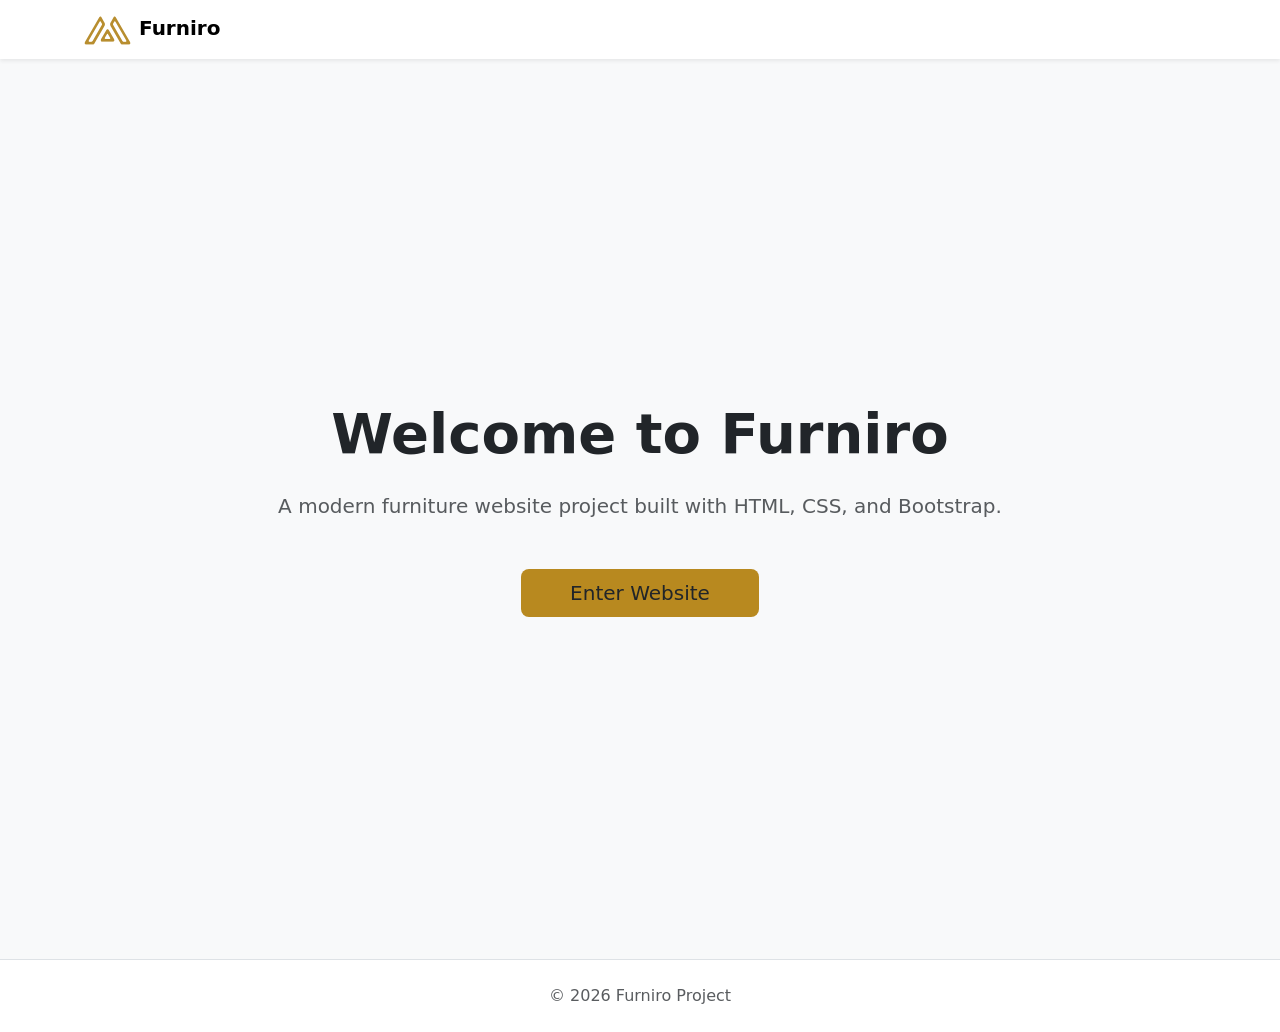
<file: index.html>
<!DOCTYPE html>
<html lang="en">

<head>
    <meta charset="UTF-8">
    <meta name="viewport" content="width=device-width, initial-scale=1.0">

    <title>Furniro</title>

    <link rel="icon" href="images/Funiro.jpg.png" type="image/png">

    <!-- Bootstrap CSS -->
    <link href="https://cdn.jsdelivr.net/npm/bootstrap@5.3.2/dist/css/bootstrap.min.css" rel="stylesheet">

</head>

<body class="bg-light">

    <!-- Navbar -->
    <nav class="navbar navbar-expand-lg navbar-light bg-white shadow-sm">
        <div class="container">
            <a class="navbar-brand fw-bold" href="#">
                <img src="images/Funiro.jpg.png" alt="" width="50">
                Furniro</a>
        </div>
    </nav>

    <!-- Hero Section -->
    <section class="vh-100 d-flex align-items-center">
        <div class="container text-center">

            <h1 class="display-4 fw-bold mb-4">
                Welcome to Furniro
            </h1>

            <p class="lead text-muted mb-5">
                A modern furniture website project built with HTML, CSS, and Bootstrap.
            </p>

            <a href="HOME/index.html" class="btn btn-lg px-5" style="background: #b8891f;">
                Enter Website
            </a>

        </div>
    </section>

    <!-- Footer -->
    <footer class="text-center py-4 bg-white border-top">
        <p class="mb-0 text-muted">
            © 2026 Furniro Project
        </p>
    </footer>

</body>

</html>
</file>
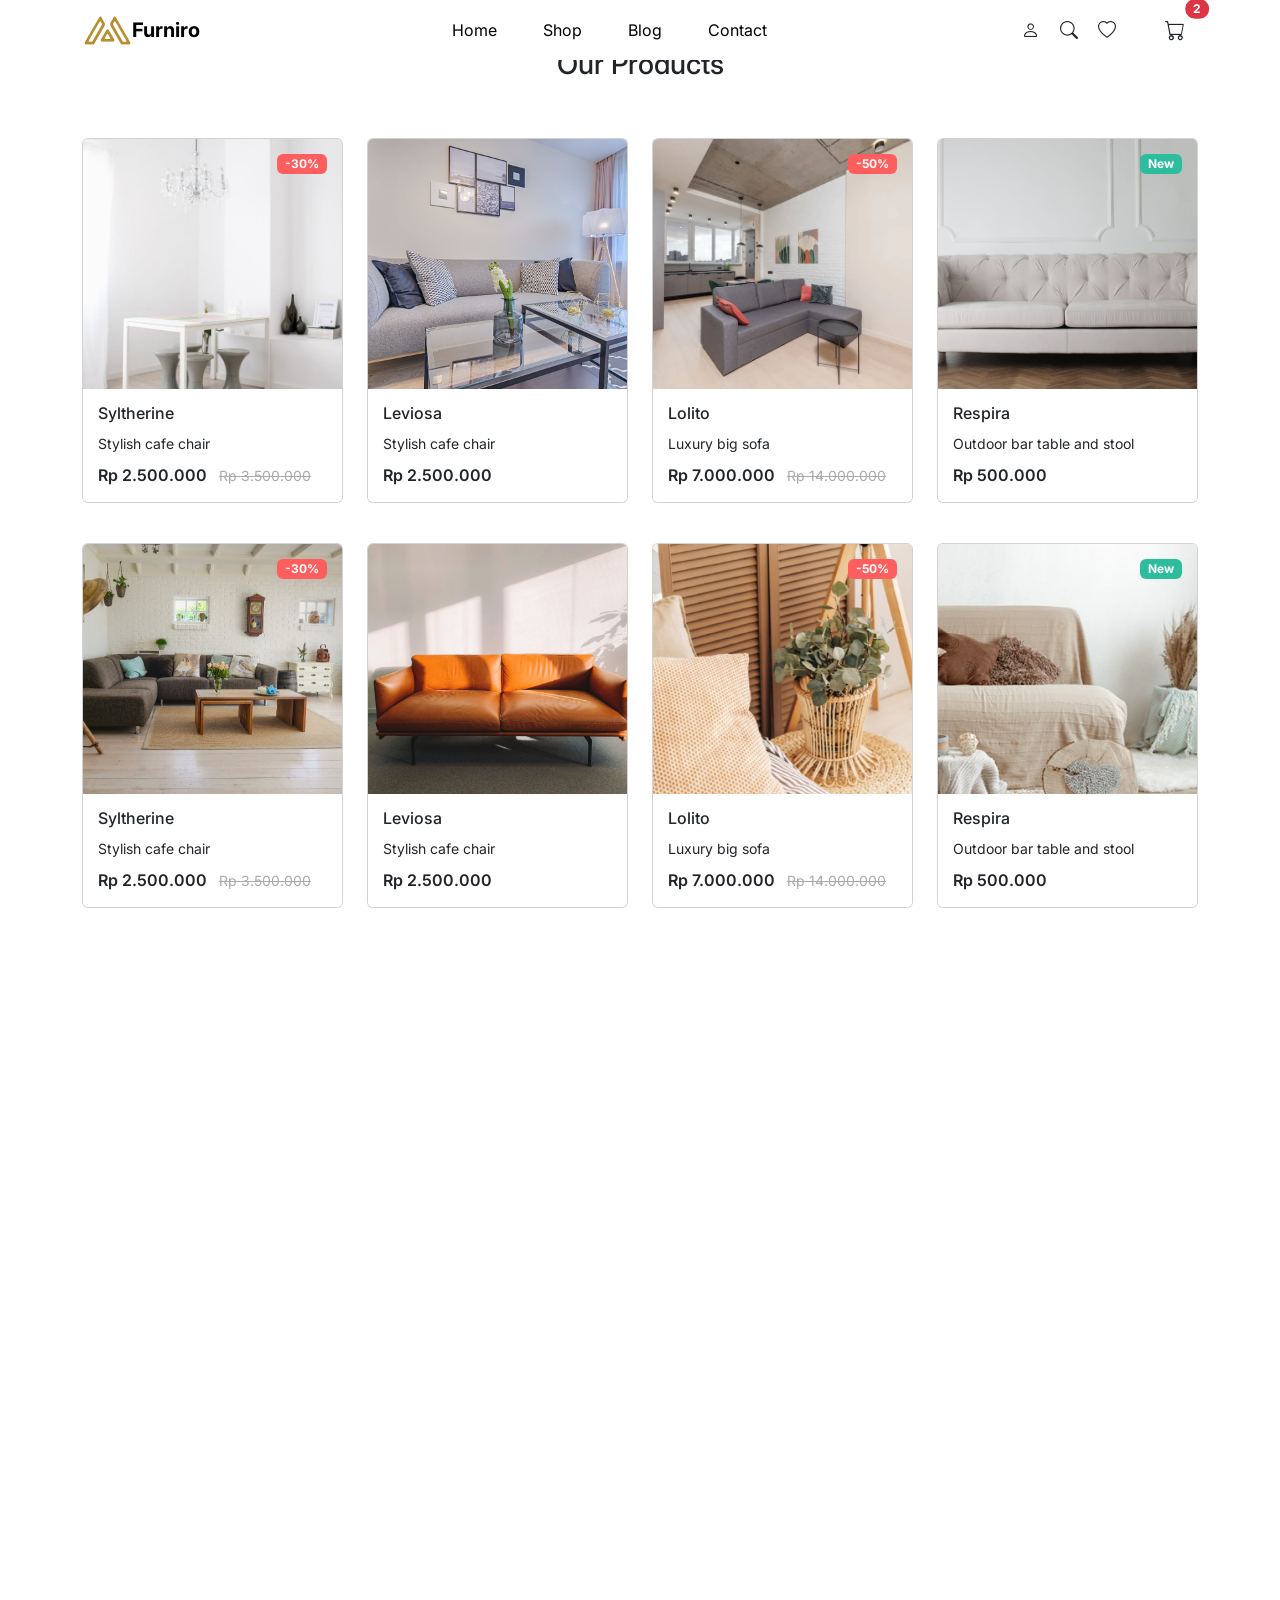
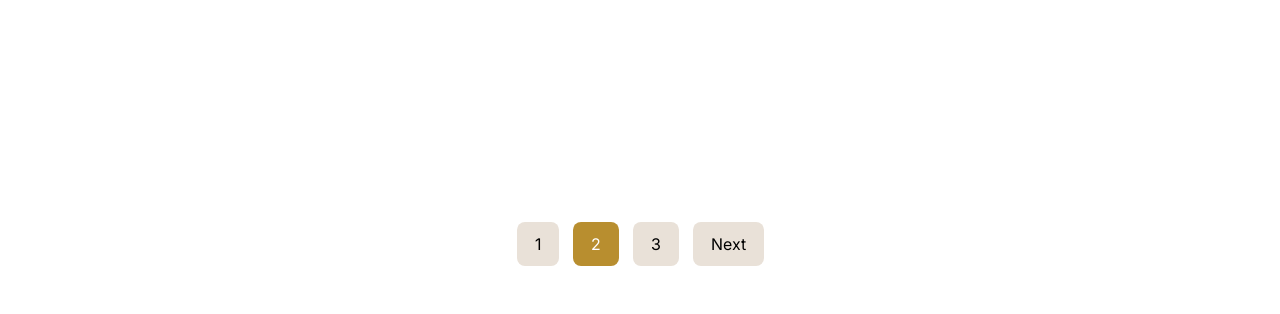
<file: SHOP/index1.html>
<!DOCTYPE html>
<html lang="en">

<head>
    <meta charset="UTF-8">
    <meta name="viewport" content="width=device-width, initial-scale=1.0">
    <title>FURNIRO SHOP</title>
    <link rel="stylesheet" href="style.css">

    <link rel="icon" href="../images/Funiro.jpg.png">

    <!-- bootstrap js -->
    <link href="https://cdn.jsdelivr.net/npm/bootstrap@5.3.8/dist/css/bootstrap.min.css" rel="stylesheet"
        integrity="sha384-sRIl4kxILFvY47J16cr9ZwB07vP4J8+LH7qKQnuqkuIAvNWLzeN8tE5YBujZqJLB" crossorigin="anonymous">

    <!-- aos animation -->
    <link href="https://unpkg.com/aos@2.3.1/dist/aos.css" rel="stylesheet">


    <!-- icons -->
    <!-- Option 1: Include in HTML -->
    <link rel="stylesheet" href="https://cdn.jsdelivr.net/npm/bootstrap-icons@1.3.0/font/bootstrap-icons.css">

    <!-- fonts -->
    <link rel="preconnect" href="https://fonts.googleapis.com">
    <link rel="preconnect" href="https://fonts.gstatic.com" crossorigin>
    <link
        href="https://fonts.googleapis.com/css2?family=Inter:ital,opsz,wght@0,14..32,100..900;1,14..32,100..900&display=swap"
        rel="stylesheet">
</head>

<body>
    <nav class="navbar navbar-expand-lg fixed-top">
        <div class="container">

            <!-- Logo -->
            <a class="navbar-brand" href="../index.html">
                <img src="../images/Funiro.jpg.png" alt="" width="50">
                Furniro
            </a>

            <!-- Toggle Button (Mobile) -->
            <button class="navbar-toggler" type="button" data-bs-toggle="collapse" data-bs-target="#navbarContent">
                <span class="navbar-toggler-icon"></span>
            </button>

            <!-- Navbar Content -->
            <div class="collapse navbar-collapse justify-content-between" id="navbarContent">

                <!-- Center Links -->
                <ul class="navbar-nav mx-auto">
                    <li class="nav-item">
                        <a class="nav-link" href="../../HOME/index.html">Home</a>
                    </li>
                    <li class="nav-item">
                        <a class="nav-link" href="index.html">Shop</a>
                    </li>
                    <li class="nav-item">
                        <a class="nav-link" href="../../ABOUT/index.html">Blog</a>
                    </li>
                    <li class="nav-item">
                        <a class="nav-link" href="../../CONTACT/index.html">Contact</a>
                    </li>
                </ul>

                <!-- Right Icons -->
                <div class="nav-icons d-flex align-items-center">
                    <i class="bi bi-person"></i>
                    <i class="bi bi-search"></i>
                    <i class="bi bi-heart"></i>
                    <button class="btn position-relative ms-3" type="button" data-bs-toggle="offcanvas"
                        data-bs-target="#cartSidebar" aria-controls="cartSidebar">

                        <i class="bi bi-cart fs-5"></i>

                        <!-- Optional Badge -->
                        <span class="position-absolute top-0 start-100 translate-middle badge rounded-pill bg-danger">
                            2
                        </span>
                    </button>
                </div>
            </div>
        </div>
    </nav>

    <div class="offcanvas offcanvas-end" tabindex="-1" id="cartSidebar" aria-labelledby="cartSidebarLabel">

        <div class="offcanvas-header">
            <h2 class="offcanvas-title cart-heading mb-0" id="cartSidebarLabel">Shopping Cart</h2>
            <button type="button" class="btn-close" data-bs-dismiss="offcanvas"></button>
        </div>

        <div class="offcanvas-body">
            <div class="cart-sidebar">
                <hr class="cart-divider">

                <!-- ASGAARD SOFA item with image -->
                <div class="cart-item">
                    <div class="product-image">
                        <img src="../images/pro 3.png" alt="">
                    </div>
                    <div class="product-info">
                        <div class="product-name">Asgaard sofa</div>
                        <div class="product-detail">1 x <span class="cart-gold ms-3">Rs. 250,000.00</span></div>
                    </div>
                </div>

                <hr class="item-divider">

                <div class="cart-item">
                    <div class="product-image">
                        <img src="../images/pro 4.png" alt="">
                    </div>
                    <div class="product-info">
                        <div class="product-name">Casaliving Wood</div>
                        <div class="product-detail">1 x <span class="cart-gold ms-3">Rs. 270,000.00</span></div>
                    </div>
                </div>
            </div>



            <a href="index.html"><button class="btn btn-dark w-100 mt-3">
                    BUY MORE
                </button></a>
        </div>

    </div>



    <section class="products-section mt-5 mb-5" data-aos="fade-up" data-aos-duration="3000">
        <div class="container-fluid">
            <div class="text-center">
                <h3>Our Products</h3>
            </div>
            <div class="container py-5">
                <div class="row g-4">

                    <!-- Product Card -->
                    <div class="col-md-6 col-lg-3" data-aos="flip-left" data-aos-easing="ease-out-cubic"
                        data-aos-duration="2000">
                        <div class="card product-card">

                            <img src="../images/image 1.png" alt="">

                            <span class="badge badge-sale">-30%</span>

                            <div class="overlay">
                                <a href="Singleproduct/index.html">
                                    <button>Add to cart</button>
                                </a>
                                <small><i class="bi bi-share-fill"></i> Share &nbsp; <i
                                        class="bi bi-arrow-left-right"></i> Compare &nbsp;
                                    <i class="bi bi-heart"></i> Like</small>
                            </div>

                            <div class="product-info">
                                <h6>Syltherine</h6>
                                <small>Stylish cafe chair</small>
                                <div class="mt-2">
                                    <span class="price">Rp 2.500.000</span>
                                    <span class="old-price ms-2">Rp 3.500.000</span>
                                </div>
                            </div>

                        </div>
                    </div>

                    <!-- Duplicate Cards -->
                    <div class="col-md-6 col-lg-3" data-aos="flip-left" data-aos-easing="ease-out-cubic"
                        data-aos-duration="2000">
                        <div class="card product-card">
                            <img src="../images/pro 2.jpg" alt="">
                            <div class="overlay">
                                <a href="Singleproduct/index.html">
                                    <button>Add to cart</button>
                                </a>
                                <small><i class="bi bi-share-fill"></i> Share &nbsp; <i
                                        class="bi bi-arrow-left-right"></i>
                                    Compare &nbsp; <i class="bi bi-heart"></i> Like</small>
                            </div>
                            <div class="product-info">
                                <h6>Leviosa</h6>
                                <small>Stylish cafe chair</small>
                                <div class="mt-2">
                                    <span class="price">Rp 2.500.000</span>
                                </div>
                            </div>
                        </div>
                    </div>

                    <div class="col-md-6 col-lg-3" data-aos="flip-left" data-aos-easing="ease-out-cubic"
                        data-aos-duration="2000">
                        <div class="card product-card">
                            <img src="../images/pro 3.png" alt="">
                            <span class="badge badge-sale">-50%</span>
                            <div class="overlay">
                                <a href="Singleproduct/index.html">
                                    <button>Add to cart</button>
                                </a>
                                <small><i class="bi bi-share-fill"></i> Share &nbsp; <i
                                        class="bi bi-arrow-left-right"></i>
                                    Compare &nbsp; <i class="bi bi-heart"></i> Like</small>
                            </div>
                            <div class="product-info">
                                <h6>Lolito</h6>
                                <small>Luxury big sofa</small>
                                <div class="mt-2">
                                    <span class="price">Rp 7.000.000</span>
                                    <span class="old-price ms-2">Rp 14.000.000</span>
                                </div>
                            </div>
                        </div>
                    </div>

                    <div class="col-md-6 col-lg-3" data-aos="flip-left" data-aos-easing="ease-out-cubic"
                        data-aos-duration="2000">
                        <div class="card product-card">
                            <img src="../images/pro 4.png" alt="">
                            <span class="badge badge-new">New</span>
                            <div class="overlay">
                                <a href="Singleproduct/index.html">
                                    <button>Add to cart</button>
                                </a>
                                <small><i class="bi bi-share-fill"></i> Share &nbsp; <i
                                        class="bi bi-arrow-left-right"></i>
                                    Compare &nbsp; <i class="bi bi-heart"></i> Like</small>
                            </div>
                            <div class="product-info">
                                <h6>Respira</h6>
                                <small>Outdoor bar table and stool</small>
                                <div class="mt-2">
                                    <span class="price">Rp 500.000</span>
                                </div>
                            </div>
                        </div>
                    </div>

                </div>

                <div class="row g-4 mt-3">


                    <!-- Product Card -->
                    <div class="col-md-6 col-lg-3" data-aos="flip-left" data-aos-easing="ease-out-cubic"
                        data-aos-duration="2000">
                        <div class="card product-card">

                            <img src="../images/pro 5.jpg.jpg" alt="">

                            <span class="badge badge-sale">-30%</span>

                            <div class="overlay">
                                <a href="Singleproduct/index.html">
                                    <button>Add to cart</button>
                                </a>
                                <small><i class="bi bi-share-fill"></i> Share &nbsp; <i
                                        class="bi bi-arrow-left-right"></i> Compare &nbsp; <i class="bi bi-heart"></i>
                                    Like</small>
                            </div>

                            <div class="product-info">
                                <h6>Syltherine</h6>
                                <small>Stylish cafe chair</small>
                                <div class="mt-2">
                                    <span class="price">Rp 2.500.000</span>
                                    <span class="old-price ms-2">Rp 3.500.000</span>
                                </div>
                            </div>

                        </div>
                    </div>

                    <!-- Duplicate Cards -->
                    <div class="col-md-6 col-lg-3" data-aos="flip-left" data-aos-easing="ease-out-cubic"
                        data-aos-duration="2000">
                        <div class="card product-card">
                            <img src="../images/pro 6.jpg.jpg" alt="">
                            <div class="overlay">
                                <a href="Singleproduct/index.html">
                                    <button>Add to cart</button>
                                </a>
                                <small><i class="bi bi-share-fill"></i> Share &nbsp; <i
                                        class="bi bi-arrow-left-right"></i>
                                    Compare &nbsp; <i class="bi bi-heart"></i> Like</small>
                            </div>
                            <div class="product-info">
                                <h6>Leviosa</h6>
                                <small>Stylish cafe chair</small>
                                <div class="mt-2">
                                    <span class="price">Rp 2.500.000</span>
                                </div>
                            </div>
                        </div>
                    </div>

                    <div class="col-md-6 col-lg-3" data-aos="flip-left" data-aos-easing="ease-out-cubic"
                        data-aos-duration="2000">
                        <div class="card product-card">
                            <img src="../images/Mask Group (1).png" alt="">
                            <span class="badge badge-sale">-50%</span>
                            <div class="overlay">
                                <a href="Singleproduct/index.html">
                                    <button>Add to cart</button>
                                </a>
                                <small><i class="bi bi-share-fill"></i> Share &nbsp; <i
                                        class="bi bi-arrow-left-right"></i>
                                    Compare &nbsp; <i class="bi bi-heart"></i> Like</small>
                            </div>
                            <div class="product-info">
                                <h6>Lolito</h6>
                                <small>Luxury big sofa</small>
                                <div class="mt-2">
                                    <span class="price">Rp 7.000.000</span>
                                    <span class="old-price ms-2">Rp 14.000.000</span>
                                </div>
                            </div>
                        </div>
                    </div>

                    <div class="col-md-6 col-lg-3" data-aos="flip-left" data-aos-easing="ease-out-cubic"
                        data-aos-duration="2000">
                        <div class="card product-card">
                            <img src="../images/image 100.png" alt="">
                            <span class="badge badge-new">New</span>
                            <div class="overlay">
                                <a href="Singleproduct/index.html">
                                    <button>Add to cart</button>
                                </a>
                                <small><i class="bi bi-share-fill"></i> Share &nbsp; <i
                                        class="bi bi-arrow-left-right"></i>
                                    Compare &nbsp;<i class="bi bi-heart"></i> Like</small>
                            </div>
                            <div class="product-info">
                                <h6>Respira</h6>
                                <small>Outdoor bar table and stool</small>
                                <div class="mt-2">
                                    <span class="price">Rp 500.000</span>
                                </div>
                            </div>
                        </div>
                    </div>

                </div>

                <div class="container py-5">
                    <div class="row g-4">

                        <!-- Product Card -->
                        <div class="col-md-6 col-lg-3" data-aos="flip-left" data-aos-easing="ease-out-cubic"
                            data-aos-duration="2000">
                            <div class="card product-card">

                                <img src="../images/image 1.png" alt="">

                                <span class="badge badge-sale">-30%</span>

                                <div class="overlay">
                                    <a href="Singleproduct/index.html">
                                        <button>Add to cart</button>
                                    </a>
                                    <small><i class="bi bi-share-fill"></i> Share &nbsp; <i
                                            class="bi bi-arrow-left-right"></i> Compare &nbsp;
                                        <i class="bi bi-heart"></i> Like</small>
                                </div>

                                <div class="product-info">
                                    <h6>Syltherine</h6>
                                    <small>Stylish cafe chair</small>
                                    <div class="mt-2">
                                        <span class="price">Rp 2.500.000</span>
                                        <span class="old-price ms-2">Rp 3.500.000</span>
                                    </div>
                                </div>

                            </div>
                        </div>

                        <!-- Duplicate Cards -->
                        <div class="col-md-6 col-lg-3" data-aos="flip-left" data-aos-easing="ease-out-cubic"
                            data-aos-duration="2000">
                            <div class="card product-card">
                                <img src="../images/pro 2.jpg" alt="">
                                <div class="overlay">
                                    <a href="Singleproduct/index.html">
                                        <button>Add to cart</button>
                                    </a>
                                    <small><i class="bi bi-share-fill"></i> Share &nbsp; <i
                                            class="bi bi-arrow-left-right"></i>
                                        Compare &nbsp; <i class="bi bi-heart"></i> Like</small>
                                </div>
                                <div class="product-info">
                                    <h6>Leviosa</h6>
                                    <small>Stylish cafe chair</small>
                                    <div class="mt-2">
                                        <span class="price">Rp 2.500.000</span>
                                    </div>
                                </div>
                            </div>
                        </div>

                        <div class="col-md-6 col-lg-3" data-aos="flip-left" data-aos-easing="ease-out-cubic"
                            data-aos-duration="2000">
                            <div class="card product-card">
                                <img src="../images/pro 3.png" alt="">
                                <span class="badge badge-sale">-50%</span>
                                <div class="overlay">
                                    <a href="Singleproduct/index.html">
                                        <button>Add to cart</button>
                                    </a>
                                    <small><i class="bi bi-share-fill"></i> Share &nbsp; <i
                                            class="bi bi-arrow-left-right"></i>
                                        Compare &nbsp; <i class="bi bi-heart"></i> Like</small>
                                </div>
                                <div class="product-info">
                                    <h6>Lolito</h6>
                                    <small>Luxury big sofa</small>
                                    <div class="mt-2">
                                        <span class="price">Rp 7.000.000</span>
                                        <span class="old-price ms-2">Rp 14.000.000</span>
                                    </div>
                                </div>
                            </div>
                        </div>

                        <div class="col-md-6 col-lg-3" data-aos="flip-left" data-aos-easing="ease-out-cubic"
                            data-aos-duration="2000">
                            <div class="card product-card">
                                <img src="../images/pro 4.png" alt="">
                                <span class="badge badge-new">New</span>
                                <div class="overlay">
                                    <a href="Singleproduct/index.html">
                                        <button>Add to cart</button>
                                    </a>
                                    <small><i class="bi bi-share-fill"></i> Share &nbsp; <i
                                            class="bi bi-arrow-left-right"></i>
                                        Compare &nbsp; <i class="bi bi-heart"></i> Like</small>
                                </div>
                                <div class="product-info">
                                    <h6>Respira</h6>
                                    <small>Outdoor bar table and stool</small>
                                    <div class="mt-2">
                                        <span class="price">Rp 500.000</span>
                                    </div>
                                </div>
                            </div>
                        </div>

                    </div>

                    <div class="row g-4 mt-3">


                        <!-- Product Card -->
                        <div class="col-md-6 col-lg-3" data-aos="flip-left" data-aos-easing="ease-out-cubic"
                            data-aos-duration="2000">
                            <div class="card product-card">

                                <img src="../images/pro 5.jpg.jpg" alt="">

                                <span class="badge badge-sale">-30%</span>

                                <div class="overlay">
                                    <a href="Singleproduct/index.html">
                                        <button>Add to cart</button>
                                    </a>
                                    <small><i class="bi bi-share-fill"></i> Share &nbsp; <i
                                            class="bi bi-arrow-left-right"></i> Compare &nbsp; <i
                                            class="bi bi-heart"></i>
                                        Like</small>
                                </div>

                                <div class="product-info">
                                    <h6>Syltherine</h6>
                                    <small>Stylish cafe chair</small>
                                    <div class="mt-2">
                                        <span class="price">Rp 2.500.000</span>
                                        <span class="old-price ms-2">Rp 3.500.000</span>
                                    </div>
                                </div>

                            </div>
                        </div>

                        <!-- Duplicate Cards -->
                        <div class="col-md-6 col-lg-3" data-aos="flip-left" data-aos-easing="ease-out-cubic"
                            data-aos-duration="2000">
                            <div class="card product-card">
                                <img src="../images/pro 6.jpg.jpg" alt="">
                                <div class="overlay">
                                    <a href="Singleproduct/index.html">
                                        <button>Add to cart</button>
                                    </a>
                                    <small><i class="bi bi-share-fill"></i> Share &nbsp; <i
                                            class="bi bi-arrow-left-right"></i>
                                        Compare &nbsp; <i class="bi bi-heart"></i> Like</small>
                                </div>
                                <div class="product-info">
                                    <h6>Leviosa</h6>
                                    <small>Stylish cafe chair</small>
                                    <div class="mt-2">
                                        <span class="price">Rp 2.500.000</span>
                                    </div>
                                </div>
                            </div>
                        </div>

                        <div class="col-md-6 col-lg-3" data-aos="flip-left" data-aos-easing="ease-out-cubic"
                            data-aos-duration="2000">
                            <div class="card product-card">
                                <img src="../images/Mask Group (1).png" alt="">
                                <span class="badge badge-sale">-50%</span>
                                <div class="overlay">
                                    <a href="Singleproduct/index.html">
                                        <button>Add to cart</button>
                                    </a>
                                    <small><i class="bi bi-share-fill"></i> Share &nbsp; <i
                                            class="bi bi-arrow-left-right"></i>
                                        Compare &nbsp; <i class="bi bi-heart"></i> Like</small>
                                </div>
                                <div class="product-info">
                                    <h6>Lolito</h6>
                                    <small>Luxury big sofa</small>
                                    <div class="mt-2">
                                        <span class="price">Rp 7.000.000</span>
                                        <span class="old-price ms-2">Rp 14.000.000</span>
                                    </div>
                                </div>
                            </div>
                        </div>

                        <div class="col-md-6 col-lg-3" data-aos="flip-left" data-aos-easing="ease-out-cubic"
                            data-aos-duration="2000">
                            <div class="card product-card">
                                <img src="../images/image 100.png" alt="">
                                <span class="badge badge-new">New</span>
                                <div class="overlay">
                                    <a href="Singleproduct/index.html">
                                        <button>Add to cart</button>
                                    </a>
                                    <small><i class="bi bi-share-fill"></i> Share &nbsp; <i
                                            class="bi bi-arrow-left-right"></i>
                                        Compare &nbsp;<i class="bi bi-heart"></i> Like</small>
                                </div>
                                <div class="product-info">
                                    <h6>Respira</h6>
                                    <small>Outdoor bar table and stool</small>
                                    <div class="mt-2">
                                        <span class="price">Rp 500.000</span>
                                    </div>
                                </div>
                            </div>
                        </div>
                    </div>
                </div>
            </div>

            <section class="pagination-section text-center">
                <div class="container">
                    <a href="index.html"><button class="custom-page">1</button></a>
                    <a href="index1.html"><button class="custom-page active">2</button></a>
                    <a href="index2.html"><button class="custom-page">3</button></a>
                    <a href="index2.html"><button class="custom-page">Next</button></a>
                </div>
            </section>
    </section>












    <script src="https://cdn.jsdelivr.net/npm/bootstrap@5.3.8/dist/js/bootstrap.bundle.min.js"
        integrity="sha384-FKyoEForCGlyvwx9Hj09JcYn3nv7wiPVlz7YYwJrWVcXK/BmnVDxM+D2scQbITxI"
        crossorigin="anonymous"></script>

    <!-- aos animation -->
    <script src="https://unpkg.com/aos@2.3.1/dist/aos.js"></script>
    <script>
        AOS.init();
    </script>



</body>

</html>
</file>
<file: SHOP/style.css>
* {
  margin: 0;
  padding: 0;
}
body {
  background-color: #f5f5f5;
  font-family: "Inter", sans-serif !important;
}

.navbar {
  background: #fff;
  padding: 15px 0;
}

.navbar-brand {
  font-weight: 700;
  font-size: 22px;
  display: flex;
  align-items: center;
}

.logo-icon {
  color: #d4a017;
  font-size: 24px;
  margin-right: 8px;
}

.nav-link {
  font-weight: 500;
  color: #000 !important;
  margin: 0 15px;
}

.nav-icons i {
  font-size: 18px;
  margin-left: 20px;
  cursor: pointer;
}

.nav-icons i:hover {
  color: #d4a017;
}

.buy-btn {
  background-color: #b8891f !important;
  color: white;
  padding: 12px 35px;
  font-weight: 600;
  border: none;
  margin-top: 20px;
  font-size: 10px;
}

.btn-gold:hover {
  background-color: #9f7419;
  color: white;
}

.product-card {
  position: relative;
  overflow: hidden;
  border: none;
}

.product-card img {
  width: 100%;
  height: 250px;
  object-fit: cover;
}

.product-info {
  padding: 15px;
  background: white;
}

.price {
  font-weight: 600;
}

.old-price {
  text-decoration: line-through;
  color: #aaa;
  font-size: 14px;
}

/* HOVER OVERLAY */
.overlay {
  position: absolute;
  top: 0;
  left: 0;
  width: 100%;
  height: 100%;
  background: rgba(0, 0, 0, 0.6);
  display: flex;
  flex-direction: column;
  align-items: center;
  justify-content: center;
  opacity: 0;
  transition: 0.4s ease;
}

.product-card:hover .overlay {
  opacity: 1;
}

.overlay button {
  background: white;
  border: none;
  padding: 10px 25px;
  font-weight: 600;
  color: #c89b3c;
  margin-bottom: 15px;
}

.overlay button:hover {
  transition: all 0.5s ease-in;
  background: #c89b3c !important;
  color: white;
}

.overlay small {
  color: white;
  cursor: pointer;
}

.badge-sale {
  position: absolute;
  top: 15px;
  right: 15px;
  background: #ff5e5e;
}

.badge-new {
  position: absolute;
  top: 15px;
  right: 15px;
  background: #2dbd9d;
}

.more-btn {
  background: transparent;
  color: #c89b3c;
  border: 2px solid #c89b3c;
  font-size: 15px;
  font-weight: 600;
  letter-spacing: 0.8px;
  transition: all 0.6s ease;
}

.more-btn:hover {
  background: #c89b3c;
  color: white;
}

.more-btn a {
  color: #c19d2c;
  text-decoration: none;
}

.more-btn a:hover {
  color: white;
}

.custom-page {
  background: #e9e1d8;
  border: none;
  padding: 10px 18px;
  margin: 0 5px;
  border-radius: 8px;
}

.custom-page.active {
  background: #b88e2f;
  color: #fff;
}

/* Features Section */
.features-section {
  background: #f4ede6;
  padding: 50px 0;
}

.feature-box {
  display: flex;
  align-items: center;
  gap: 15px;
}

.feature-icon {
  font-size: 28px;
}

/* Footer */
.footer {
  background-color: #f8f8ff;
  padding: 60px 0 20px;
}

.footer h6 {
  font-weight: 600;
  margin-bottom: 20px;
}

.footer a {
  text-decoration: none;
  color: #555;
  display: block;
  margin-bottom: 10px;
}

.newsletter-input {
  border: none;
  border-bottom: 1px solid #ccc;
  border-radius: 0;
}

/* .subscribe-btn {
  border: none;
  border-bottom: 1px solid #000;
  background: none;
  font-weight: 600;
} */

/*  */
.subscribe-box {
  max-width: 400px;
}

.subscribe-box .form-control {
  border-radius: 0;
  border: none;
  background-color: #f1f1f1;
  padding: 12px;
  font-size: 14px;
}

.subscribe-box .btn-subscribe {
  border-radius: 0;
  background-color: #d4af37;
  color: #000;
  font-weight: 600;
  padding: 12px 20px;
}

.subscribe-box .btn-subscribe:hover {
  background-color: #c19d2c;
}


.footer-bottom {
  border-top: 1px solid #ddd;
  margin-top: 40px;
  padding-top: 20px;
  font-size: 14px;
  color: #777;
}

.pagination-section a {
  text-decoration: none;
  color: black;
}

.cart-heading {
  font-size: 1.75rem;
  font-weight: 500;
  letter-spacing: -0.01em;
}

.item-divider {
  border: 0;
  border-top: 1px solid #ddd;
  opacity: 1;
}

.cart-item {
  display: flex;
  gap: 1rem;
  align-items: center;
  margin-bottom: 1rem;
}

.product-image {
  width: 80px;
  height: 80px;
  border-radius: 8px;
  display: flex;
  align-items: center;
  justify-content: center;
  overflow: hidden;
}

.product-image img {
  width: 100%;
  height: 100%;
  object-fit: cover;
}

.product-image .bi {
  font-size: 2.5rem;
  color: #999;
}

.product-info {
  flex: 1;
}

.product-name {
  font-size: 1.2rem;
  font-weight: 400;
  color: #111;
  margin-bottom: 0.2rem;
}

.product-detail {
  font-size: 1rem;
  color: #2c2c2c;
  letter-spacing: 0.01em;
}

.product-detail strong {
  font-weight: 500;
}

.cart-gold {
  color: #b88e2f;
  font-size: 12px;
  font-weight: 500;
}

.stars i {
  color: #ffc700;
}

.customer {
  border-left: 2px solid black;
}

.custom-page {
  background: #e9e1d8;
  border: none;
  padding: 10px 18px;
  margin: 0 5px;
  border-radius: 8px;
}

.custom-page.active {
  background: #b88e2f;
  color: #fff;
}
</file>
